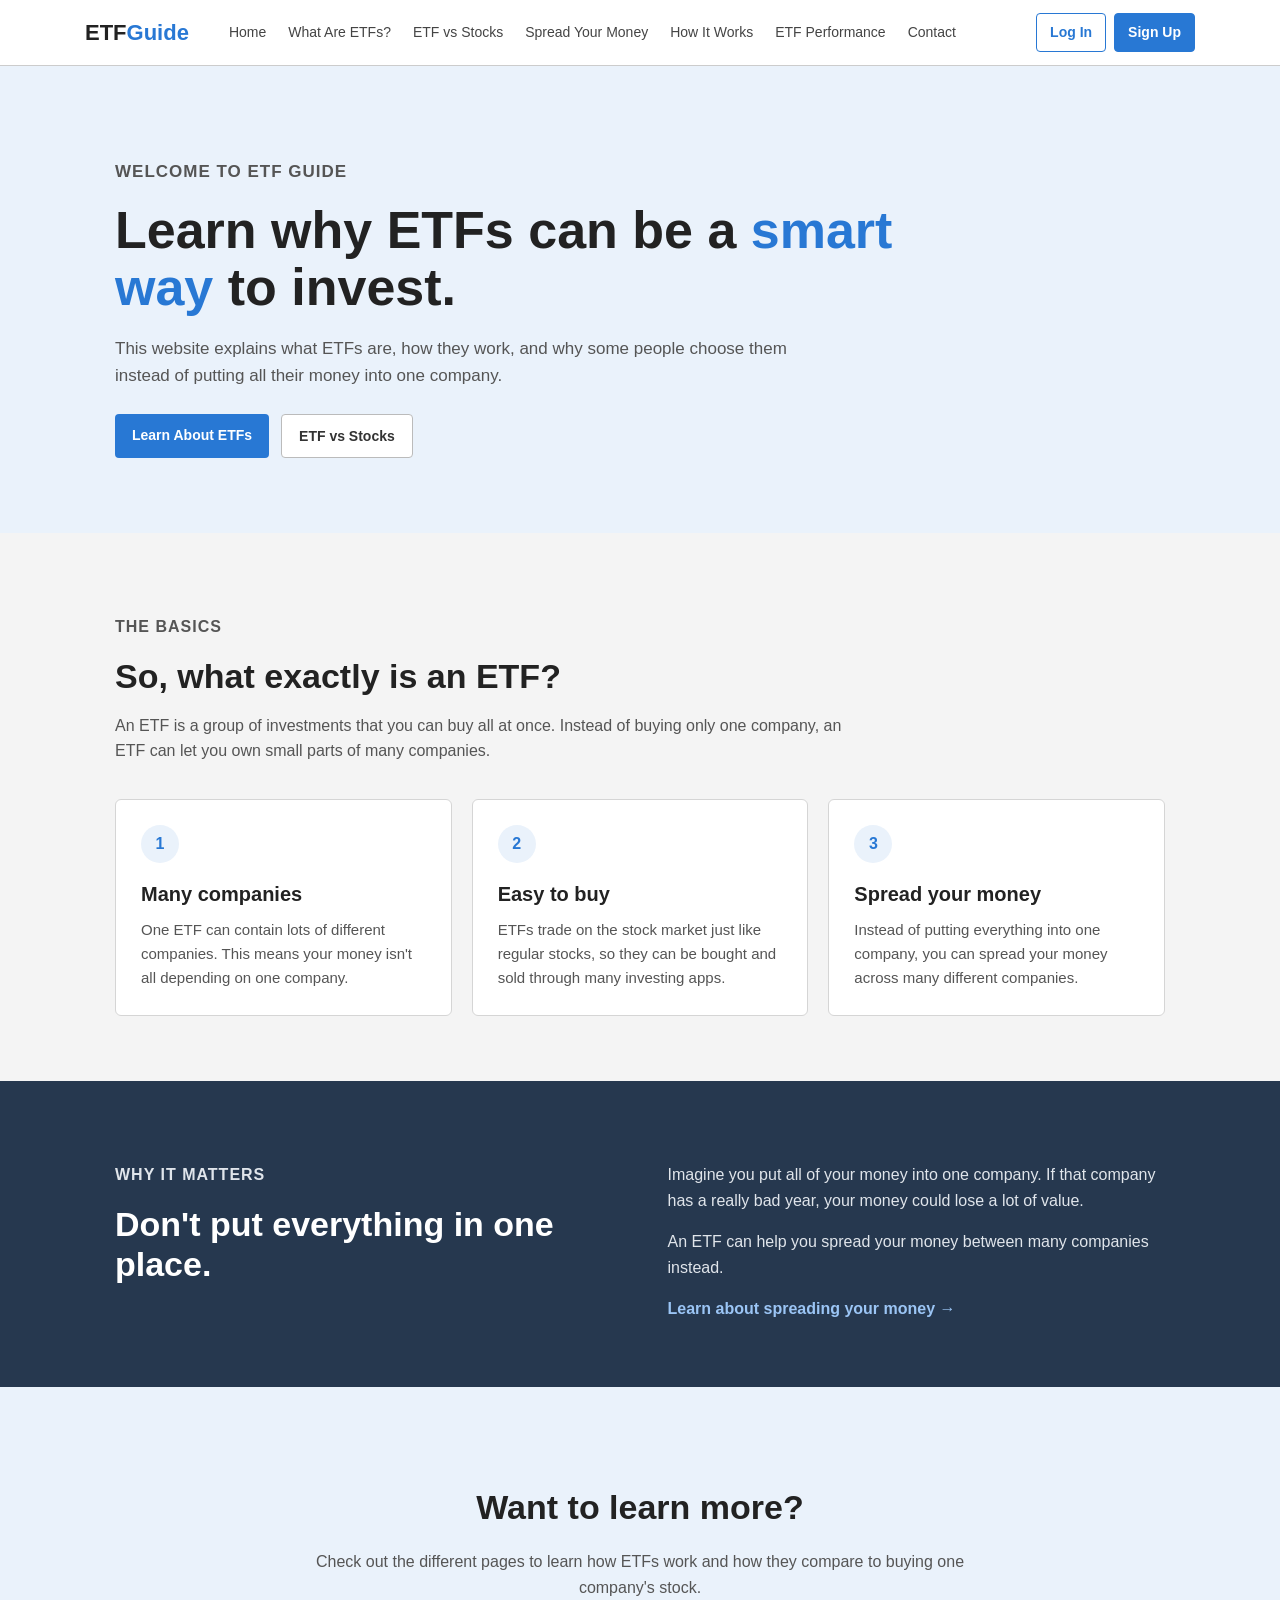
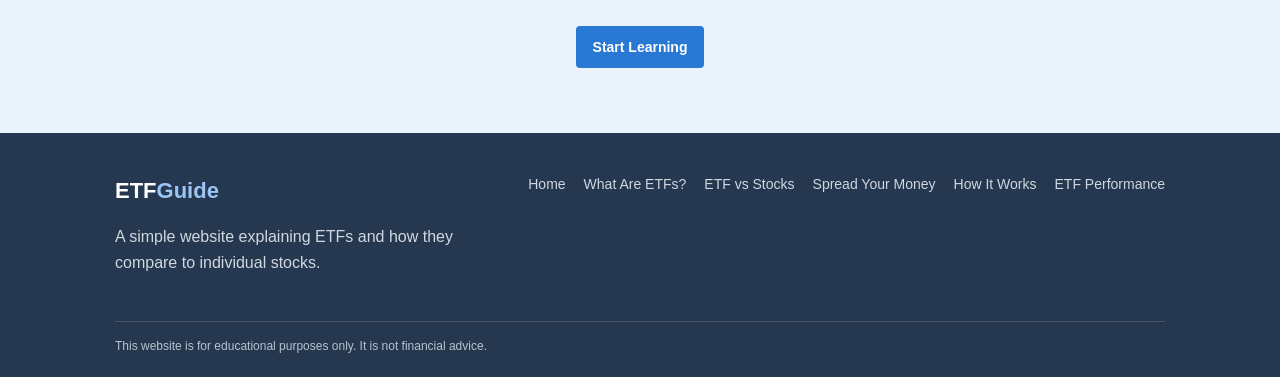
<file: index.html>
<!DOCTYPE html>
<html lang="en">

<head>
    <meta charset="UTF-8">

    <meta name="viewport"
          content="width=device-width, initial-scale=1.0">

    <title>ETF Guide | Learn About ETFs</title>

    <link rel="stylesheet" href="style.css">
</head>


<body>

<nav class="navbar">

    <div class="nav-container">

        <a href="/" class="logo">
            ETF<span>Guide</span>
        </a>

        <div class="nav-links">

            <a href="index.html">Home</a>

            <a href="etfs.html">What Are ETFs?</a>

            <a href="compare.html">ETF vs Stocks</a>

            <a href="diversification.html">Spread Your Money</a>

            <a href="investing.html">How It Works</a>

            <a href="etf-chart.html">ETF Performance</a>

            <a href="contact.html">Contact</a>
        </div>

        <div class="auth-buttons">

            <a href="login.html" class="login-button">
                Log In
            </a>

            <a href="register.html" class="signup-button">
                Sign Up
            </a>

        </div>

    </div>

</nav>


<section class="hero">

    <div class="hero-content">

        <p class="eyebrow">
            WELCOME TO ETF GUIDE
        </p>

        <h1>
            Learn why ETFs can be a
            <span>smart way</span>
            to invest.
        </h1>

        <p>
            This website explains what ETFs are, how they work,
            and why some people choose them instead of putting
            all their money into one company.
        </p>

        <div class="hero-buttons">

            <a href="/etfs" class="primary-button">
                Learn About ETFs
            </a>

            <a href="/compare" class="secondary-button">
                ETF vs Stocks
            </a>

        </div>

    </div>

</section>


<section class="section">

    <div class="section-heading">

        <p class="eyebrow">
            THE BASICS
        </p>

        <h2>
            So, what exactly is an ETF?
        </h2>

        <p>
            An ETF is a group of investments that you can buy
            all at once. Instead of buying only one company,
            an ETF can let you own small parts of many companies.
        </p>

    </div>


    <div class="cards">

        <div class="card">

            <div class="card-icon">
                1
            </div>

            <h3>
                Many companies
            </h3>

            <p>
                One ETF can contain lots of different companies.
                This means your money isn't all depending on
                one company.
            </p>

        </div>


        <div class="card">

            <div class="card-icon">
                2
            </div>

            <h3>
                Easy to buy
            </h3>

            <p>
                ETFs trade on the stock market just like
                regular stocks, so they can be bought and sold
                through many investing apps.
            </p>

        </div>


        <div class="card">

            <div class="card-icon">
                3
            </div>

            <h3>
                Spread your money
            </h3>

            <p>
                Instead of putting everything into one company,
                you can spread your money across many different
                companies.
            </p>

        </div>

    </div>

</section>


<section class="dark-section">

    <div class="two-column">

        <div>

            <p class="eyebrow">
                WHY IT MATTERS
            </p>

            <h2>
                Don't put everything in one place.
            </h2>

        </div>

        <div>

            <p>
                Imagine you put all of your money into one company.
                If that company has a really bad year, your money
                could lose a lot of value.
            </p>

            <p>
                An ETF can help you spread your money between
                many companies instead.
            </p>

            <a href="/diversification" class="text-link">
                Learn about spreading your money →
            </a>

        </div>

    </div>

</section>


<section class="cta">

    <h2>
        Want to learn more?
    </h2>

    <p>
        Check out the different pages to learn how ETFs work
        and how they compare to buying one company's stock.
    </p>

    <a href="/etfs" class="primary-button">
        Start Learning
    </a>

</section>


<footer>

    <div class="footer-container">

        <div>

            <div class="logo">
                ETF<span>Guide</span>
            </div>

            <p>
                A simple website explaining ETFs and how they
                compare to individual stocks.
            </p>

        </div>


        <div class="footer-links">

            <a href="/">Home</a>

            <a href="/etfs">What Are ETFs?</a>

            <a href="/compare">ETF vs Stocks</a>

            <a href="/diversification">Spread Your Money</a>

            <a href="/investing">How It Works</a>

            <a href="/etf-chart">ETF Performance</a>

        </div>

    </div>


    <div class="copyright">

        This website is for educational purposes only.
        It is not financial advice.

    </div>

</footer>

</body>

</html>
</file>
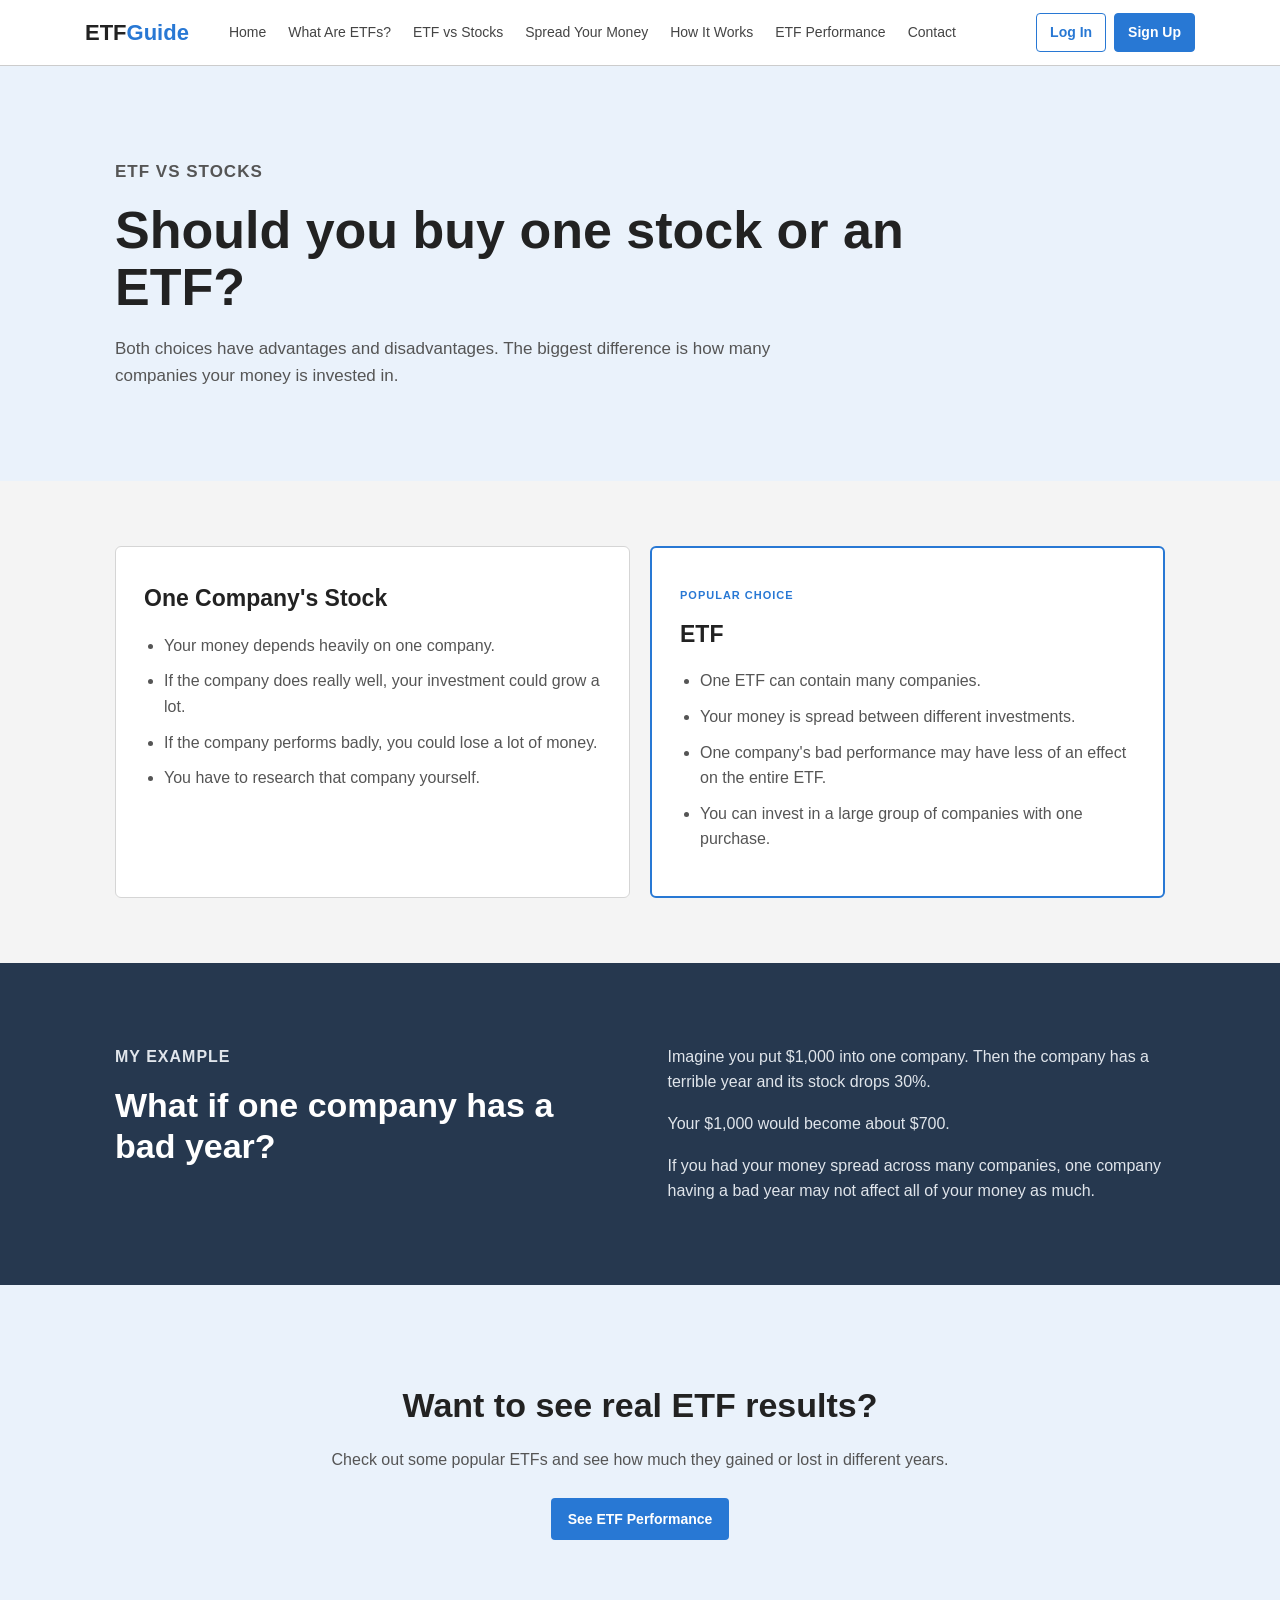
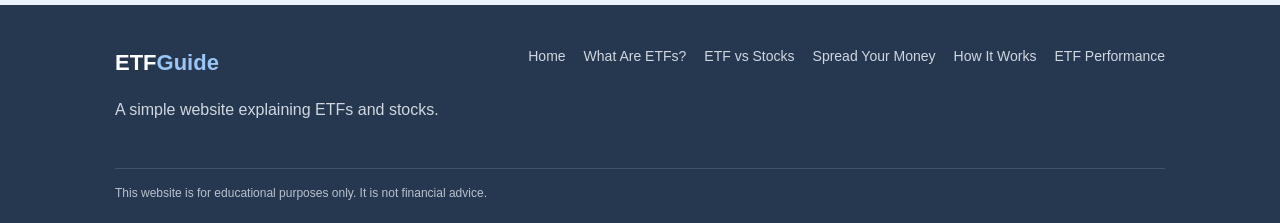
<file: compare.html>
<!DOCTYPE html>
<html lang="en">

<head>

    <meta charset="UTF-8">

    <meta name="viewport"
          content="width=device-width, initial-scale=1.0">

    <title>ETFs vs Stocks | ETF Guide</title>

    <link rel="stylesheet" href="style.css">

</head>


<body>


<nav class="navbar">

    <div class="nav-container">

        <a href="/" class="logo">
            ETF<span>Guide</span>
        </a>


        <div class="nav-links">

            <a href="index.html">Home</a>

            <a href="etfs.html">What Are ETFs?</a>

            <a href="compare.html">ETF vs Stocks</a>

            <a href="diversification.html">Spread Your Money</a>

            <a href="investing.html">How It Works</a>

            <a href="etf-chart.html">ETF Performance</a>

            <a href="contact.html">Contact</a>
        </div>


        <div class="auth-buttons">

            <a href="login.html" class="login-button">
                Log In
            </a>

            <a href="register.html" class="signup-button">
                Sign Up
            </a>

        </div>

    </div>

</nav>


<section class="hero">

    <div class="hero-content">

        <p class="eyebrow">
            ETF VS STOCKS
        </p>

        <h1>
            Should you buy one stock
            or an ETF?
        </h1>

        <p>
            Both choices have advantages and disadvantages.
            The biggest difference is how many companies
            your money is invested in.
        </p>

    </div>

</section>


<section class="section">

    <div class="comparison">


        <div class="comparison-box">

            <h3>
                One Company's Stock
            </h3>

            <ul>

                <li>
                    Your money depends heavily on one company.
                </li>

                <li>
                    If the company does really well, your
                    investment could grow a lot.
                </li>

                <li>
                    If the company performs badly, you could
                    lose a lot of money.
                </li>

                <li>
                    You have to research that company yourself.
                </li>

            </ul>

        </div>


        <div class="comparison-box featured">

            <p class="recommended">
                POPULAR CHOICE
            </p>

            <h3>
                ETF
            </h3>

            <ul>

                <li>
                    One ETF can contain many companies.
                </li>

                <li>
                    Your money is spread between different
                    investments.
                </li>

                <li>
                    One company's bad performance may have
                    less of an effect on the entire ETF.
                </li>

                <li>
                    You can invest in a large group of companies
                    with one purchase.
                </li>

            </ul>

        </div>

    </div>

</section>


<section class="dark-section">

    <div class="two-column">

        <div>

            <p class="eyebrow">
                MY EXAMPLE
            </p>

            <h2>
                What if one company has a bad year?
            </h2>

        </div>


        <div>

            <p>
                Imagine you put $1,000 into one company.
                Then the company has a terrible year and
                its stock drops 30%.
            </p>

            <p>
                Your $1,000 would become about $700.
            </p>

            <p>
                If you had your money spread across many
                companies, one company having a bad year
                may not affect all of your money as much.
            </p>

        </div>

    </div>

</section>


<section class="cta">

    <h2>
        Want to see real ETF results?
    </h2>

    <p>
        Check out some popular ETFs and see how much they
        gained or lost in different years.
    </p>

    <a href="/etf-chart" class="primary-button">
        See ETF Performance
    </a>

</section>


<footer>

    <div class="footer-container">

        <div>

            <div class="logo">
                ETF<span>Guide</span>
            </div>

            <p>
                A simple website explaining ETFs and stocks.
            </p>

        </div>


        <div class="footer-links">

            <a href="/">Home</a>

            <a href="/etfs">What Are ETFs?</a>

            <a href="/compare">ETF vs Stocks</a>

            <a href="/diversification">Spread Your Money</a>

            <a href="/investing">How It Works</a>

            <a href="/etf-chart">ETF Performance</a>

        </div>

    </div>


    <div class="copyright">

        This website is for educational purposes only.
        It is not financial advice.

    </div>

</footer>


</body>

</html>
</file>
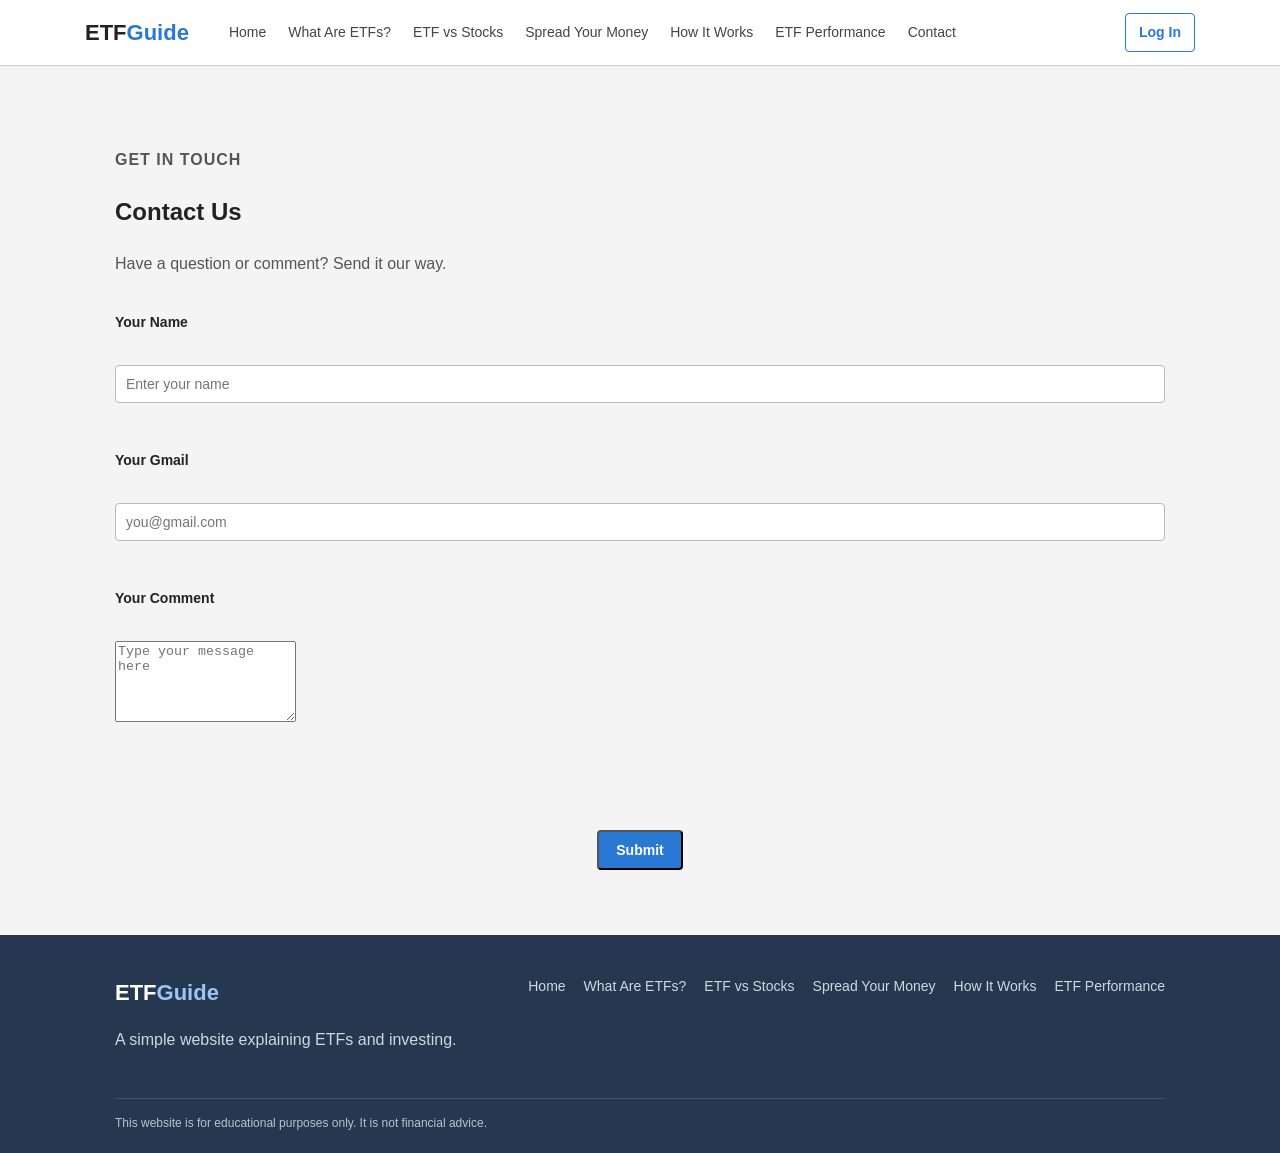
<file: contact.html>
<!DOCTYPE html>
<html lang="en">

<head>
    <meta charset="UTF-8">
    <meta name="viewport" content="width=device-width, initial-scale=1.0">

    <title>Contact | ETF Guide</title>

    <link rel="stylesheet" href="style.css">
</head>

<body>

<nav class="navbar">
    <div class="nav-container">
        <a href="index.html" class="logo">
            ETF<span>Guide</span>
        </a>

        <div class="nav-links">
            <a href="index.html">Home</a>
            <a href="etfs.html">What Are ETFs?</a>
            <a href="compare.html">ETF vs Stocks</a>
            <a href="diversification.html">Spread Your Money</a>
            <a href="investing.html">How It Works</a>
            <a href="etf-chart.html">ETF Performance</a>
            <a href="contact.html">Contact</a>
        </div>

        <div class="auth-buttons">
            <a href="login.html" class="login-button">
                Log In
            </a>
        </div>
    </div>
</nav>

<section class="section">

    <div class="section-heading">
        <p class="eyebrow">GET IN TOUCH</p>
        <h1>Contact Us</h1>
        <p>Have a question or comment? Send it our way.</p>
    </div>

    <form id="contactForm">

        <div class="form-group">
            <label for="name">Your Name</label>
            <br>
            <input
                type="text"
                id="name"
                name="name"
                placeholder="Enter your name"
                required
            >
        </div>

        <br>

        <div class="form-group">
            <label for="email">Your Gmail</label>
            <br>
            <input
                type="email"
                id="email"
                name="email"
                placeholder="you@gmail.com"
                required
            >
        </div>

        <br>

        <div class="form-group">
            <label for="comment">Your Comment</label>
            <br>
            <textarea
                id="comment"
                name="comment"
                rows="5"
                placeholder="Type your message here"
                required
            ></textarea>
        </div>

        <br>

        <div id="formStatus" class="error"></div>

        <br>

        <div class="center-button">
            <button
                type="submit"
                class="primary-button"
                id="submitBtn"
            >
                Submit
            </button>
        </div>

    </form>

</section>

<footer>
    <div class="footer-container">
        <div>
            <div class="logo">ETF<span>Guide</span></div>
            <p>A simple website explaining ETFs and investing.</p>
        </div>

        <div class="footer-links">
            <a href="index.html">Home</a>
            <a href="etfs.html">What Are ETFs?</a>
            <a href="compare.html">ETF vs Stocks</a>
            <a href="diversification.html">Spread Your Money</a>
            <a href="investing.html">How It Works</a>
            <a href="etf-chart.html">ETF Performance</a>
        </div>
    </div>

    <div class="copyright">
        This website is for educational purposes only. It is not financial advice.
    </div>
</footer>

<script>
// ==================================================
// REPLACE THIS with your own Apps Script Web App URL
// ==================================================
const SCRIPT_URL = "https://script.google.com/macros/s/AKfycbwwWUkQnoAgi7UOT29faBzO6hPVcWCE_klciKj7sxcOIB96nvLl7aJMMNbm_-aUlY_fsA/exec"

const form = document.getElementById("contactForm");
const status = document.getElementById("formStatus");
const submitBtn = document.getElementById("submitBtn");

form.addEventListener("submit", function (event) {
    event.preventDefault();

    const name = document.getElementById("name").value;
    const email = document.getElementById("email").value;
    const comment = document.getElementById("comment").value;

    status.textContent = "";
    submitBtn.disabled = true;
    submitBtn.textContent = "Sending...";

    fetch(SCRIPT_URL, {
        method: "POST",
        mode: "no-cors",
        headers: {
            "Content-Type": "application/json"
        },
        body: JSON.stringify({ name: name, email: email, comment: comment })
    })
    .then(function () {
        status.style.color = "green";
        status.textContent = "Thanks! Your message has been sent.";
        form.reset();
    })
    .catch(function (error) {
        status.style.color = "red";
        status.textContent = "Something went wrong. Please try again.";
        console.error(error);
    })
    .finally(function () {
        submitBtn.disabled = false;
        submitBtn.textContent = "Submit";
    });
});
</script>

</body>
</html>
</file>
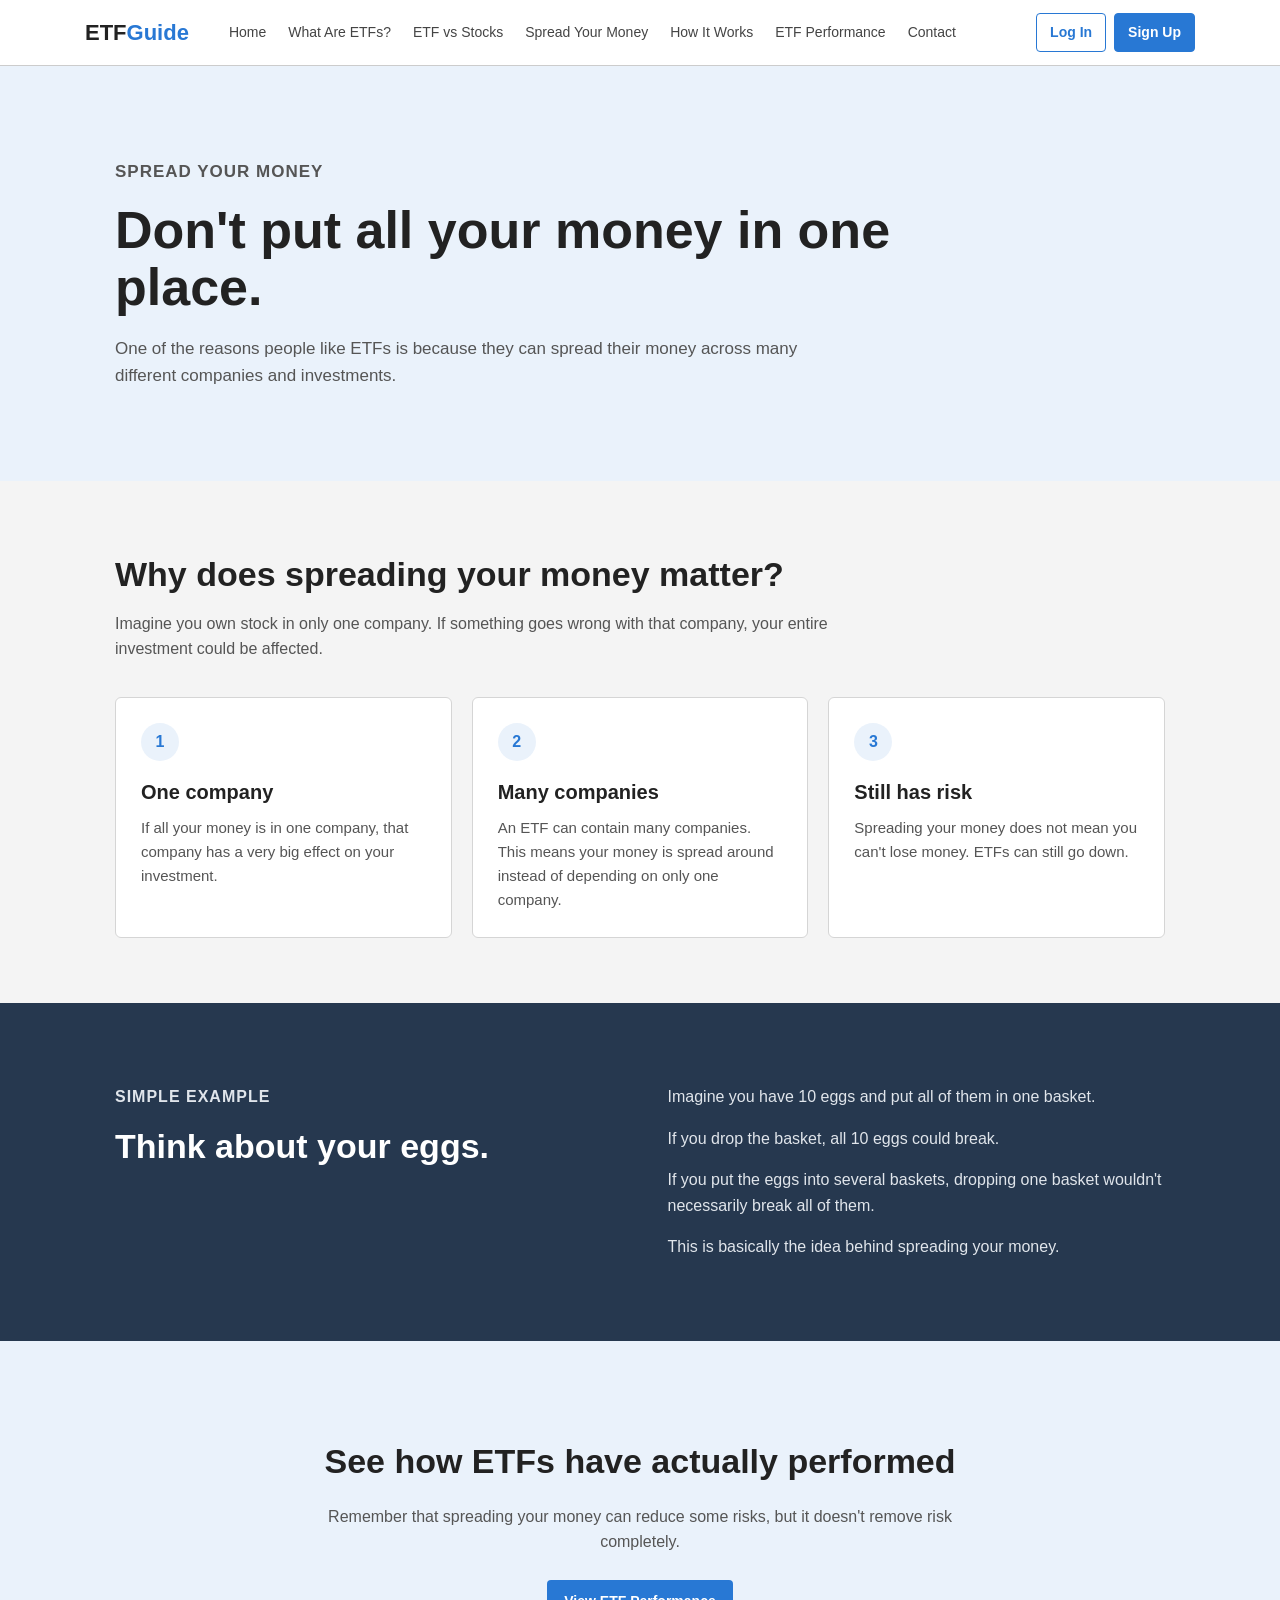
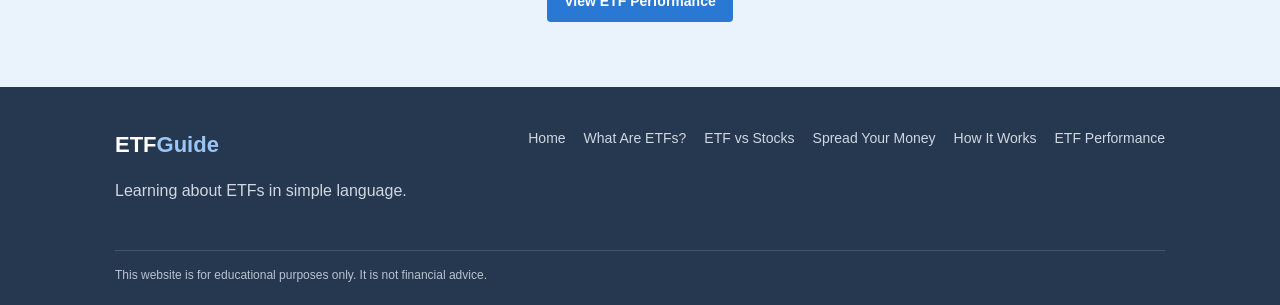
<file: diversification.html>
<!DOCTYPE html>
<html lang="en">

<head>

    <meta charset="UTF-8">

    <meta name="viewport"
          content="width=device-width, initial-scale=1.0">

    <title>Spread Your Money | ETF Guide</title>

    <link rel="stylesheet" href="style.css">

</head>


<body>


<nav class="navbar">

    <div class="nav-container">

        <a href="/" class="logo">
            ETF<span>Guide</span>
        </a>


        <div class="nav-links">

            <a href="index.html">Home</a>

            <a href="etfs.html">What Are ETFs?</a>

            <a href="compare.html">ETF vs Stocks</a>

            <a href="diversification.html">Spread Your Money</a>

            <a href="investing.html">How It Works</a>

            <a href="etf-chart.html">ETF Performance</a>

            <a href="contact.html">Contact</a>

        </div>


        <div class="auth-buttons">

            <a href="login.html" class="login-button">
                Log In
            </a>

            <a href="register.html" class="signup-button">
                Sign Up
            </a>

        </div>

    </div>

</nav>


<section class="hero">

    <div class="hero-content">

        <p class="eyebrow">
            SPREAD YOUR MONEY
        </p>

        <h1>
            Don't put all your money
            in one place.
        </h1>

        <p>
            One of the reasons people like ETFs is because
            they can spread their money across many different
            companies and investments.
        </p>

    </div>

</section>


<section class="section">

    <div class="section-heading">

        <h2>
            Why does spreading your money matter?
        </h2>

        <p>
            Imagine you own stock in only one company.
            If something goes wrong with that company,
            your entire investment could be affected.
        </p>

    </div>


    <div class="cards">


        <div class="card">

            <div class="card-icon">
                1
            </div>

            <h3>
                One company
            </h3>

            <p>
                If all your money is in one company,
                that company has a very big effect on
                your investment.
            </p>

        </div>


        <div class="card">

            <div class="card-icon">
                2
            </div>

            <h3>
                Many companies
            </h3>

            <p>
                An ETF can contain many companies.
                This means your money is spread around
                instead of depending on only one company.
            </p>

        </div>


        <div class="card">

            <div class="card-icon">
                3
            </div>

            <h3>
                Still has risk
            </h3>

            <p>
                Spreading your money does not mean you
                can't lose money. ETFs can still go down.
            </p>

        </div>


    </div>

</section>


<section class="dark-section">

    <div class="two-column">

        <div>

            <p class="eyebrow">
                SIMPLE EXAMPLE
            </p>

            <h2>
                Think about your eggs.
            </h2>

        </div>


        <div>

            <p>
                Imagine you have 10 eggs and put all of them
                in one basket.
            </p>

            <p>
                If you drop the basket, all 10 eggs could break.
            </p>

            <p>
                If you put the eggs into several baskets,
                dropping one basket wouldn't necessarily
                break all of them.
            </p>

            <p>
                This is basically the idea behind spreading
                your money.
            </p>

        </div>

    </div>

</section>


<section class="cta">

    <h2>
        See how ETFs have actually performed
    </h2>

    <p>
        Remember that spreading your money can reduce
        some risks, but it doesn't remove risk completely.
    </p>

    <a href="/etf-chart" class="primary-button">
        View ETF Performance
    </a>

</section>


<footer>

    <div class="footer-container">

        <div>

            <div class="logo">
                ETF<span>Guide</span>
            </div>

            <p>
                Learning about ETFs in simple language.
            </p>

        </div>


        <div class="footer-links">

            <a href="/">Home</a>

            <a href="/etfs">What Are ETFs?</a>

            <a href="/compare">ETF vs Stocks</a>

            <a href="/diversification">Spread Your Money</a>

            <a href="/investing">How It Works</a>

            <a href="/etf-chart">ETF Performance</a>

        </div>

    </div>


    <div class="copyright">

        This website is for educational purposes only.
        It is not financial advice.

    </div>

</footer>


</body>

</html>
</file>
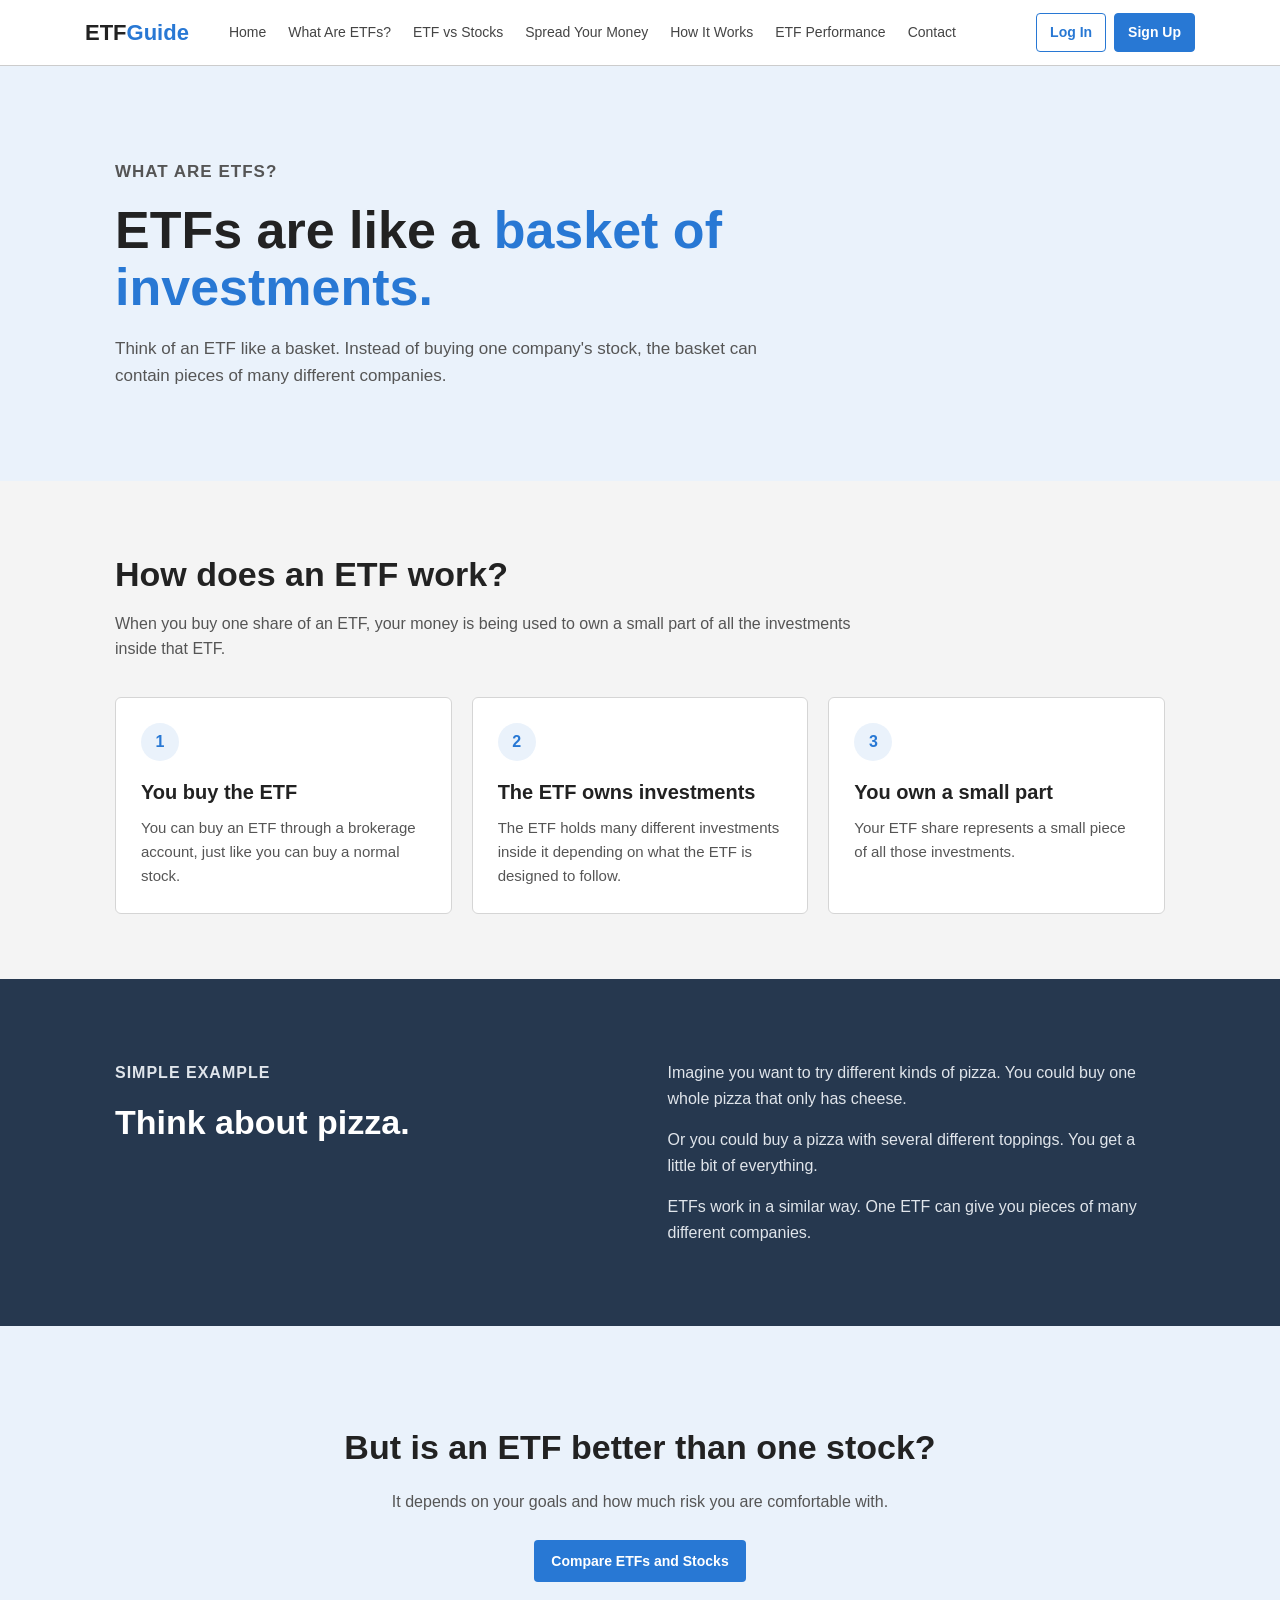
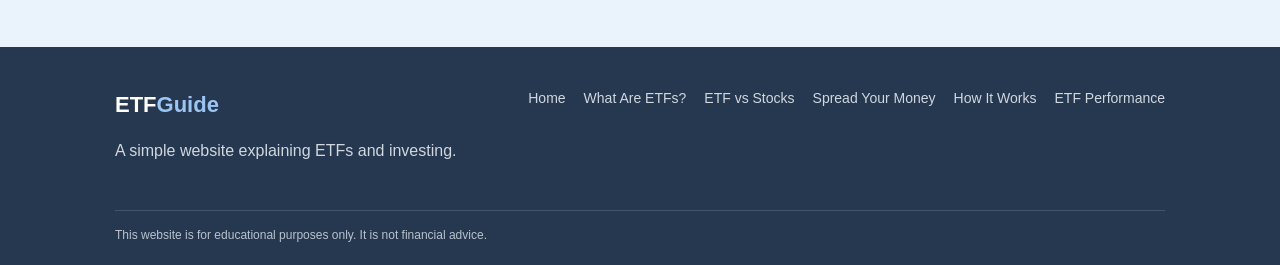
<file: etfs.html>
<!DOCTYPE html>
<html lang="en">

<head>

    <meta charset="UTF-8">

    <meta name="viewport"
          content="width=device-width, initial-scale=1.0">

    <title>What Are ETFs? | ETF Guide</title>

    <link rel="stylesheet" href="style.css">

</head>


<body>


<nav class="navbar">

    <div class="nav-container">

        <a href="/" class="logo">
            ETF<span>Guide</span>
        </a>


        <div class="nav-links">

            <a href="index.html">Home</a>

            <a href="etfs.html">What Are ETFs?</a>

            <a href="compare.html">ETF vs Stocks</a>

            <a href="diversification.html">Spread Your Money</a>

            <a href="investing.html">How It Works</a>

            <a href="etf-chart.html">ETF Performance</a>

            <a href="contact.html">Contact</a>

        </div>


        <div class="auth-buttons">

            <a href="login.html" class="login-button">
                Log In
            </a>

            <a href="register.html" class="signup-button">
                Sign Up
            </a>

        </div>

    </div>

</nav>


<section class="hero">

    <div class="hero-content">

        <p class="eyebrow">
            WHAT ARE ETFS?
        </p>

        <h1>
            ETFs are like a
            <span>basket of investments.</span>
        </h1>

        <p>
            Think of an ETF like a basket. Instead of buying
            one company's stock, the basket can contain pieces
            of many different companies.
        </p>

    </div>

</section>


<section class="section">

    <div class="section-heading">

        <h2>
            How does an ETF work?
        </h2>

        <p>
            When you buy one share of an ETF, your money is
            being used to own a small part of all the investments
            inside that ETF.
        </p>

    </div>


    <div class="cards">

        <div class="card">

            <div class="card-icon">
                1
            </div>

            <h3>
                You buy the ETF
            </h3>

            <p>
                You can buy an ETF through a brokerage account,
                just like you can buy a normal stock.
            </p>

        </div>


        <div class="card">

            <div class="card-icon">
                2
            </div>

            <h3>
                The ETF owns investments
            </h3>

            <p>
                The ETF holds many different investments inside
                it depending on what the ETF is designed to follow.
            </p>

        </div>


        <div class="card">

            <div class="card-icon">
                3
            </div>

            <h3>
                You own a small part
            </h3>

            <p>
                Your ETF share represents a small piece of all
                those investments.
            </p>

        </div>

    </div>

</section>


<section class="dark-section">

    <div class="two-column">

        <div>

            <p class="eyebrow">
                SIMPLE EXAMPLE
            </p>

            <h2>
                Think about pizza.
            </h2>

        </div>


        <div>

            <p>
                Imagine you want to try different kinds of pizza.
                You could buy one whole pizza that only has cheese.
            </p>

            <p>
                Or you could buy a pizza with several different
                toppings. You get a little bit of everything.
            </p>

            <p>
                ETFs work in a similar way. One ETF can give you
                pieces of many different companies.
            </p>

        </div>

    </div>

</section>


<section class="cta">

    <h2>
        But is an ETF better than one stock?
    </h2>

    <p>
        It depends on your goals and how much risk you are
        comfortable with.
    </p>

    <a href="/compare" class="primary-button">
        Compare ETFs and Stocks
    </a>

</section>


<footer>

    <div class="footer-container">

        <div>

            <div class="logo">
                ETF<span>Guide</span>
            </div>

            <p>
                A simple website explaining ETFs and investing.
            </p>

        </div>


        <div class="footer-links">

            <a href="/">Home</a>

            <a href="/etfs">What Are ETFs?</a>

            <a href="/compare">ETF vs Stocks</a>

            <a href="/diversification">Spread Your Money</a>

            <a href="/investing">How It Works</a>

            <a href="/etf-chart">ETF Performance</a>

        </div>

    </div>


    <div class="copyright">

        This website is for educational purposes only.
        It is not financial advice.

    </div>

</footer>


</body>

</html>
</file>
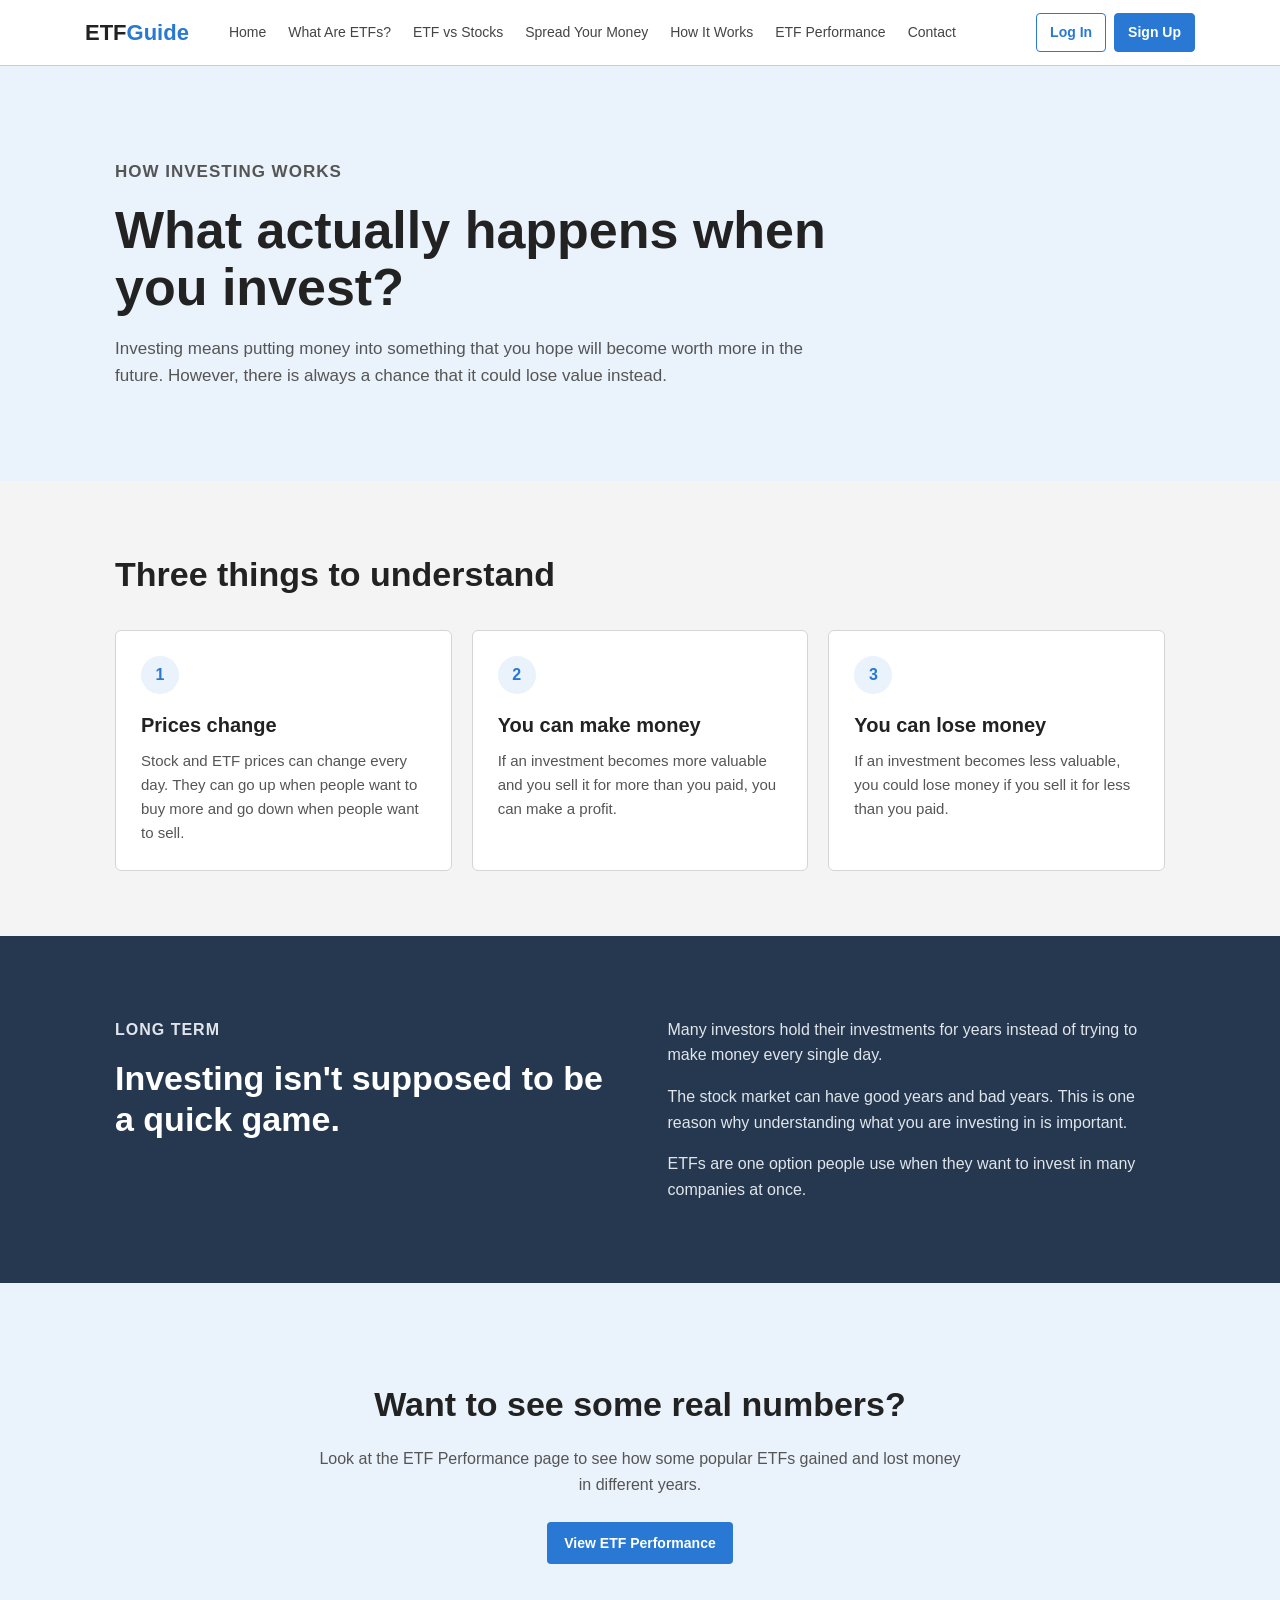
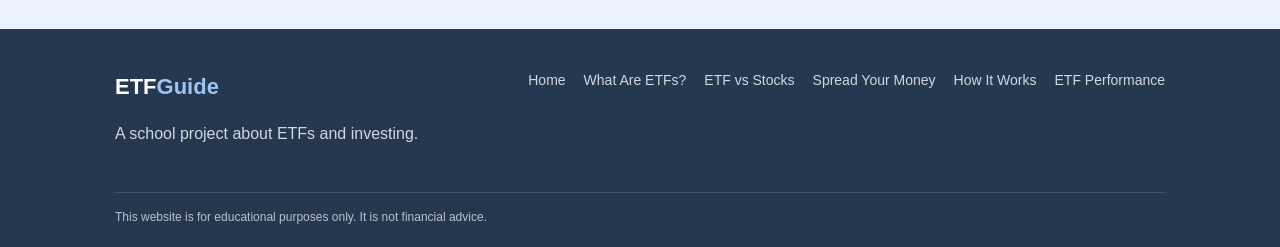
<file: investing.html>
<!DOCTYPE html>
<html lang="en">

<head>

    <meta charset="UTF-8">

    <meta name="viewport"
          content="width=device-width, initial-scale=1.0">

    <title>How Investing Works | ETF Guide</title>

    <link rel="stylesheet" href="style.css">

</head>


<body>


<nav class="navbar">

    <div class="nav-container">

        <a href="/" class="logo">
            ETF<span>Guide</span>
        </a>


        <div class="nav-links">

            <a href="index.html">Home</a>

            <a href="etfs.html">What Are ETFs?</a>

            <a href="compare.html">ETF vs Stocks</a>

            <a href="diversification.html">Spread Your Money</a>

            <a href="investing.html">How It Works</a>

            <a href="etf-chart.html">ETF Performance</a>

            <a href="contact.html">Contact</a>

        </div>


        <div class="auth-buttons">

            <a href="login.html" class="login-button">
                Log In
            </a>

            <a href="register.html" class="signup-button">
                Sign Up
            </a>

        </div>

    </div>

</nav>


<section class="hero">

    <div class="hero-content">

        <p class="eyebrow">
            HOW INVESTING WORKS
        </p>

        <h1>
            What actually happens
            when you invest?
        </h1>

        <p>
            Investing means putting money into something that
            you hope will become worth more in the future.
            However, there is always a chance that it could
            lose value instead.
        </p>

    </div>

</section>


<section class="section">

    <div class="section-heading">

        <h2>
            Three things to understand
        </h2>

    </div>


    <div class="cards">


        <div class="card">

            <div class="card-icon">
                1
            </div>

            <h3>
                Prices change
            </h3>

            <p>
                Stock and ETF prices can change every day.
                They can go up when people want to buy more
                and go down when people want to sell.
            </p>

        </div>


        <div class="card">

            <div class="card-icon">
                2
            </div>

            <h3>
                You can make money
            </h3>

            <p>
                If an investment becomes more valuable and
                you sell it for more than you paid, you can
                make a profit.
            </p>

        </div>


        <div class="card">

            <div class="card-icon">
                3
            </div>

            <h3>
                You can lose money
            </h3>

            <p>
                If an investment becomes less valuable,
                you could lose money if you sell it for
                less than you paid.
            </p>

        </div>


    </div>

</section>


<section class="dark-section">

    <div class="two-column">

        <div>

            <p class="eyebrow">
                LONG TERM
            </p>

            <h2>
                Investing isn't supposed to be a quick game.
            </h2>

        </div>


        <div>

            <p>
                Many investors hold their investments for
                years instead of trying to make money every
                single day.
            </p>

            <p>
                The stock market can have good years and bad
                years. This is one reason why understanding
                what you are investing in is important.
            </p>

            <p>
                ETFs are one option people use when they want
                to invest in many companies at once.
            </p>

        </div>

    </div>

</section>


<section class="cta">

    <h2>
        Want to see some real numbers?
    </h2>

    <p>
        Look at the ETF Performance page to see how some
        popular ETFs gained and lost money in different years.
    </p>

    <a href="/etf-chart" class="primary-button">
        View ETF Performance
    </a>

</section>


<footer>

    <div class="footer-container">

        <div>

            <div class="logo">
                ETF<span>Guide</span>
            </div>

            <p>
                A school project about ETFs and investing.
            </p>

        </div>


        <div class="footer-links">

            <a href="/">Home</a>

            <a href="/etfs">What Are ETFs?</a>

            <a href="/compare">ETF vs Stocks</a>

            <a href="/diversification">Spread Your Money</a>

            <a href="/investing">How It Works</a>

            <a href="/etf-chart">ETF Performance</a>

        </div>

    </div>


    <div class="copyright">

        This website is for educational purposes only.
        It is not financial advice.

    </div>

</footer>


</body>

</html>
</file>
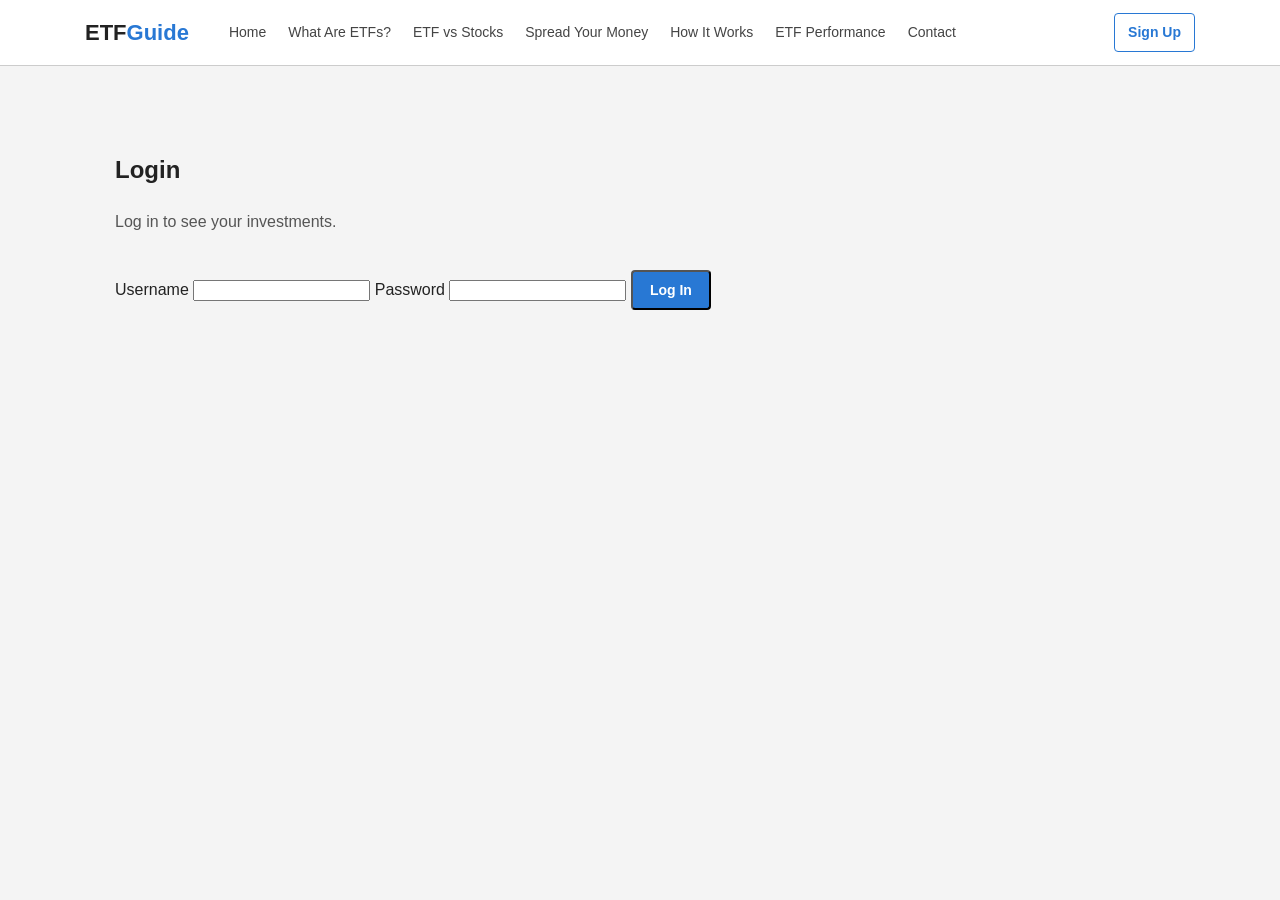
<file: login.html>
<!DOCTYPE html>
<html lang="en">

<head>
    <meta charset="UTF-8">
    <meta name="viewport" content="width=device-width, initial-scale=1.0">
    <title>Login | ETF Guide</title>
    <link rel="stylesheet" href="style.css">
</head>

<body>

<nav class="navbar">
    <div class="nav-container">
        <a href="index.html" class="logo">
            ETF<span>Guide</span>
        </a>

        <div class="nav-links">
            <a href="index.html">Home</a>
            <a href="etfs.html">What Are ETFs?</a>
            <a href="compare.html">ETF vs Stocks</a>
            <a href="diversification.html">Spread Your Money</a>
            <a href="investing.html">How It Works</a>
            <a href="etf-chart.html">ETF Performance</a>
            <a href="contact.html">Contact</a>
        </div>

        <div class="auth-buttons">
            <a href="register.html" class="login-button">
                Sign Up
            </a>
        </div>
    </div>
</nav>

<section class="section">
    <div class="section-heading">
        <h1>Login</h1>
        <p>Log in to see your investments.</p>
    </div>

    <!-- Submits to index.html to simulate successful login on static host -->
    <form action="index.html" method="GET">
        <label for="username">Username</label>
        <input
            type="text"
            id="username"
            name="username"
            required
        >

        <label for="password">Password</label>
        <input
            type="password"
            id="password"
            name="password"
            required
        >

        <button
            type="submit"
            class="primary-button">
            Log In
        </button>
    </form>
</section>

</body>
</html>
</file>
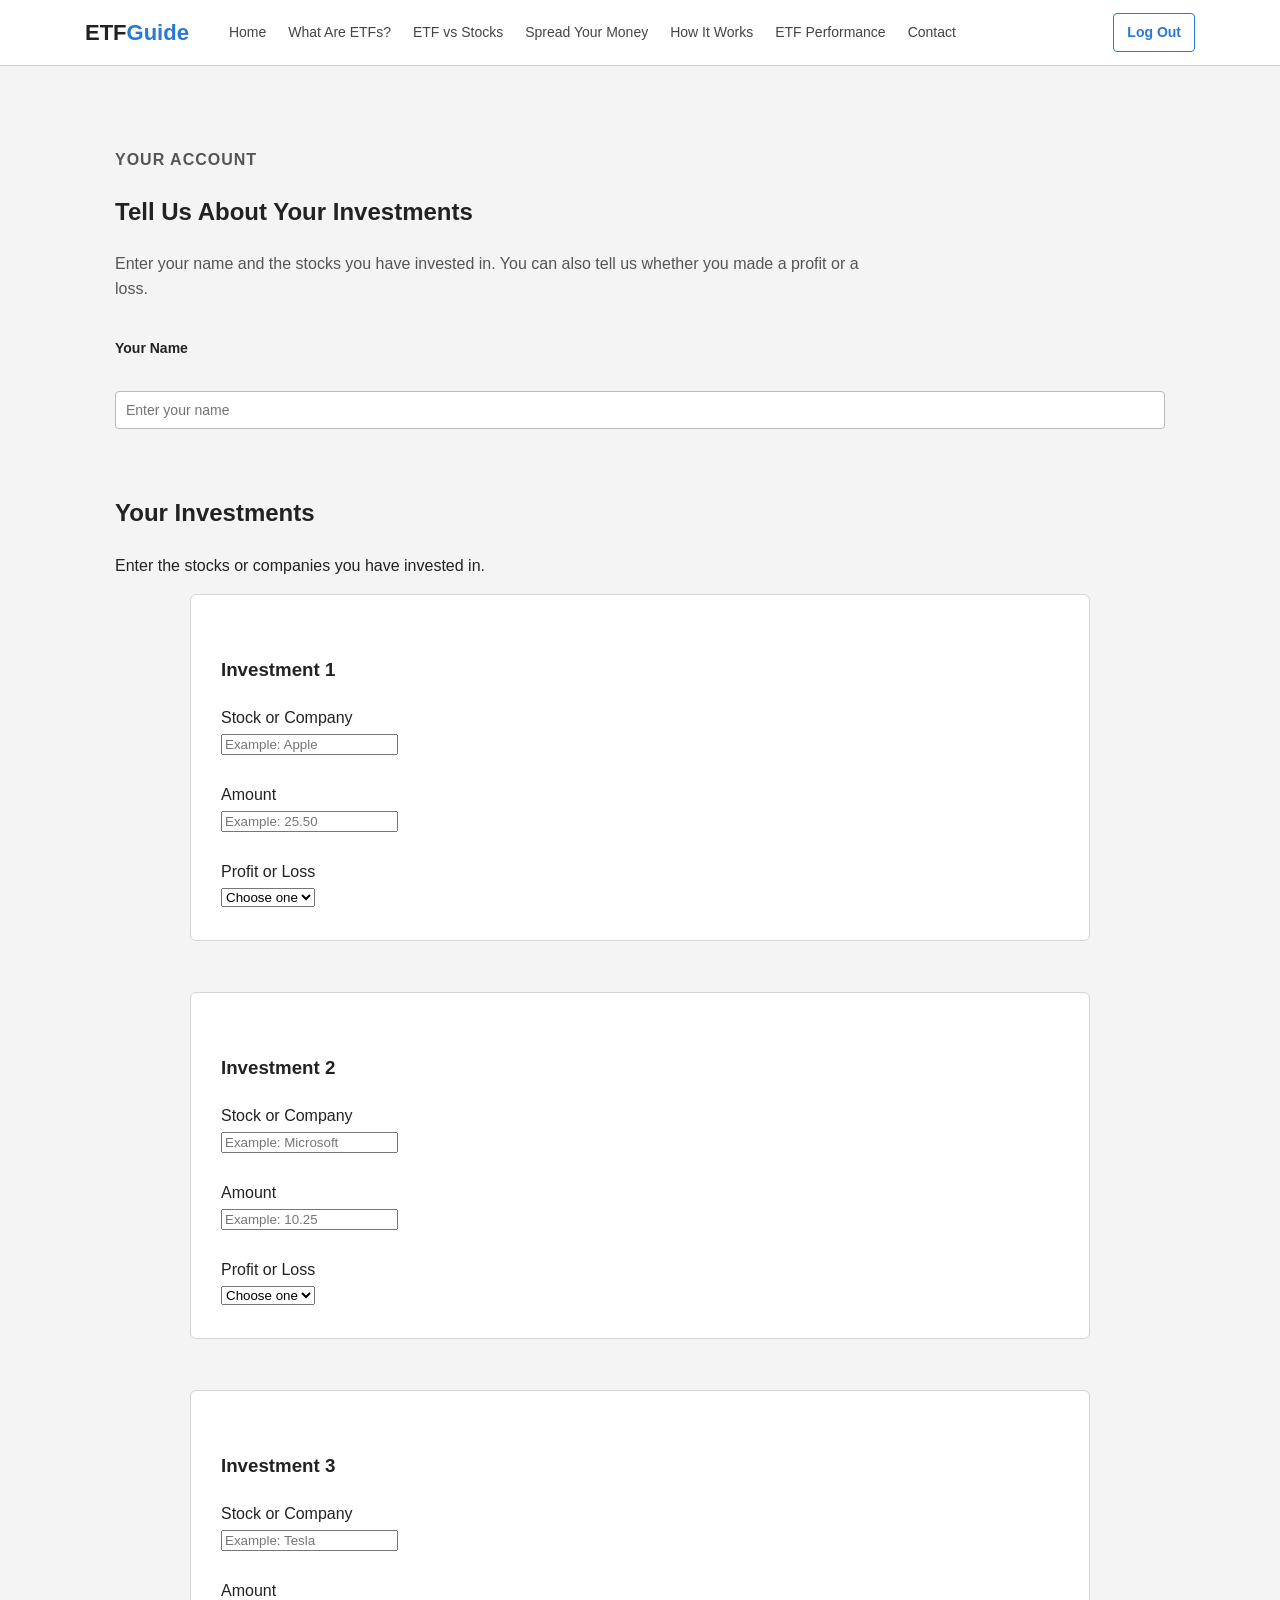
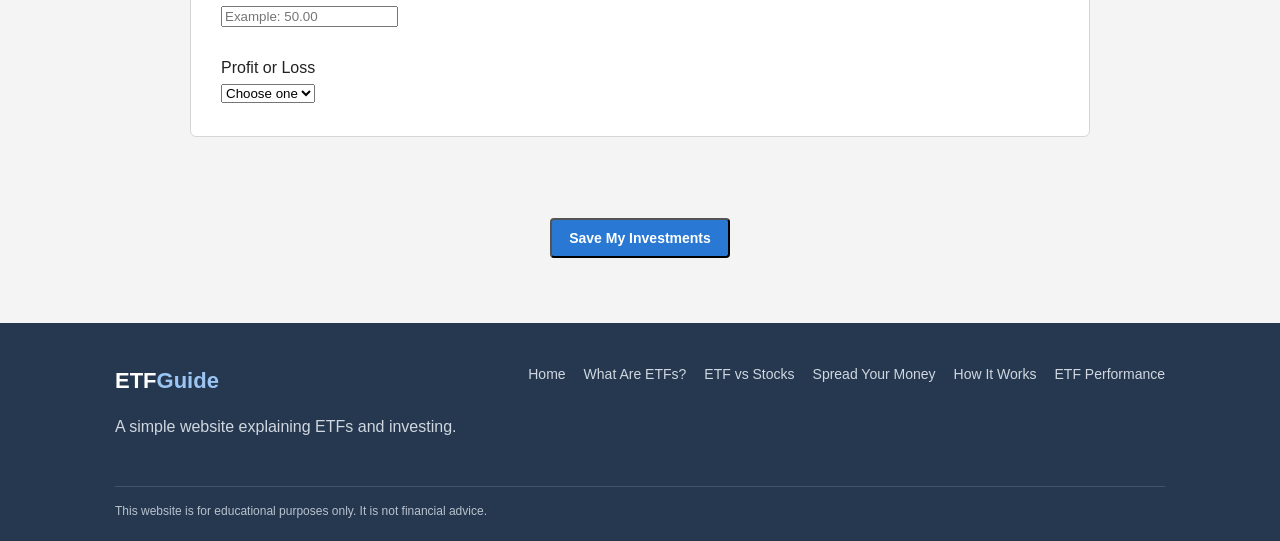
<file: profile.html>
<!DOCTYPE html>
<html lang="en">

<head>
    <meta charset="UTF-8">
    <meta name="viewport" content="width=device-width, initial-scale=1.0">

    <title>Your Investments | ETF Guide</title>

    <link rel="stylesheet" href="style.css">
</head>

<body>
<!-- ============================= -->
<!-- NAVIGATION BAR -->
<!-- ============================= -->

<nav class="navbar">

    <div class="nav-container">

        <a href="index.html" class="logo">
            ETF<span>Guide</span>
        </a>

        <div class="nav-links">

            <a href="index.html">Home</a>

            <a href="etfs.html">What Are ETFs?</a>

            <a href="compare.html">ETF vs Stocks</a>

            <a href="diversification.html">Spread Your Money</a>

            <a href="investing.html">How It Works</a>

            <a href="etf-chart.html">ETF Performance</a>

            <a href="contact.html">Contact</a>

        </div>

        <div class="auth-buttons">

            <a href="logout.html" class="login-button">
                Log Out
            </a>

        </div>

    </div>

</nav>


<!-- ============================= -->
<!-- PROFILE SECTION -->
<!-- ============================= -->

<section class="section">

    <div class="section-heading">

        <p class="eyebrow">
            YOUR ACCOUNT
        </p>

        <h1>
            Tell Us About Your Investments
        </h1>

        <p>
            Enter your name and the stocks you have invested in.
            You can also tell us whether you made a profit or a loss.
        </p>

    </div>


    <!-- ============================= -->
    <!-- FORM -->
    <!-- ============================= -->

    <form action="/profile" method="POST">

        <!-- NAME -->

        <div class="form-group">

            <label for="name">
                Your Name
            </label>

            <br>

            <input
                type="text"
                id="name"
                name="name"
                placeholder="Enter your name"
                required
            >

        </div>


        <br>


        <!-- ============================= -->
        <!-- INVESTMENTS -->
        <!-- ============================= -->

        <h2>
            Your Investments
        </h2>

        <p>
            Enter the stocks or companies you have invested in.
        </p>


        <!-- ============================= -->
        <!-- INVESTMENT 1 -->
        <!-- ============================= -->

        <div class="investment-form">

            <h3>
                Investment 1
            </h3>

            <label for="stock1">
                Stock or Company
            </label>

            <br>

            <input
                type="text"
                id="stock1"
                name="stock"
                placeholder="Example: Apple"
            >

            <br><br>

            <label for="amount1">
                Amount
            </label>

            <br>

            <input
                type="number"
                id="amount1"
                name="amount"
                step="0.01"
                min="0"
                placeholder="Example: 25.50"
            >

            <br><br>

            <label for="type1">
                Profit or Loss
            </label>

            <br>

            <select
                id="type1"
                name="type"
            >

                <option value="">
                    Choose one
                </option>

                <option value="profit">
                    Profit
                </option>

                <option value="loss">
                    Loss
                </option>

            </select>

        </div>


        <br><br>


        <!-- ============================= -->
        <!-- INVESTMENT 2 -->
        <!-- ============================= -->

        <div class="investment-form">

            <h3>
                Investment 2
            </h3>

            <label for="stock2">
                Stock or Company
            </label>

            <br>

            <input
                type="text"
                id="stock2"
                name="stock"
                placeholder="Example: Microsoft"
            >

            <br><br>

            <label for="amount2">
                Amount
            </label>

            <br>

            <input
                type="number"
                id="amount2"
                name="amount"
                step="0.01"
                min="0"
                placeholder="Example: 10.25"
            >

            <br><br>

            <label for="type2">
                Profit or Loss
            </label>

            <br>

            <select
                id="type2"
                name="type"
            >

                <option value="">
                    Choose one
                </option>

                <option value="profit">
                    Profit
                </option>

                <option value="loss">
                    Loss
                </option>

            </select>

        </div>


        <br><br>


        <!-- ============================= -->
        <!-- INVESTMENT 3 -->
        <!-- ============================= -->

        <div class="investment-form">

            <h3>
                Investment 3
            </h3>

            <label for="stock3">
                Stock or Company
            </label>

            <br>

            <input
                type="text"
                id="stock3"
                name="stock"
                placeholder="Example: Tesla"
            >

            <br><br>

            <label for="amount3">
                Amount
            </label>

            <br>

            <input
                type="number"
                id="amount3"
                name="amount"
                step="0.01"
                min="0"
                placeholder="Example: 50.00"
            >

            <br><br>

            <label for="type3">
                Profit or Loss
            </label>

            <br>

            <select
                id="type3"
                name="type"
            >

                <option value="">
                    Choose one
                </option>

                <option value="profit">
                    Profit
                </option>

                <option value="loss">
                    Loss
                </option>

            </select>

        </div>


        <br><br>


        <!-- ============================= -->
        <!-- SAVE BUTTON -->
        <!-- ============================= -->

        <div class="center-button">

            <button
                type="submit"
                class="primary-button"
            >
                Save My Investments
            </button>

        </div>

    </form>

</section>


<!-- ============================= -->
<!-- FOOTER -->
<!-- ============================= -->

<footer>

    <div class="footer-container">

        <div>

            <div class="logo">
                ETF<span>Guide</span>
            </div>

            <p>
                A simple website explaining ETFs
                and investing.
            </p>

        </div>


        <div class="footer-links">

            <a href="index.html">
                Home
            </a>

            <a href="etfs.html">
                What Are ETFs?
            </a>

            <a href="compare.html">
                ETF vs Stocks
            </a>

            <a href="diversification.html">
                Spread Your Money
            </a>

            <a href="investing.html">
                How It Works
            </a>

            <a href="etf-chart.html">
                ETF Performance
            </a>

        </div>

    </div>


    <div class="copyright">

        This website is for educational purposes only.
        It is not financial advice.

    </div>

</footer>

</body>

</html>
</file>
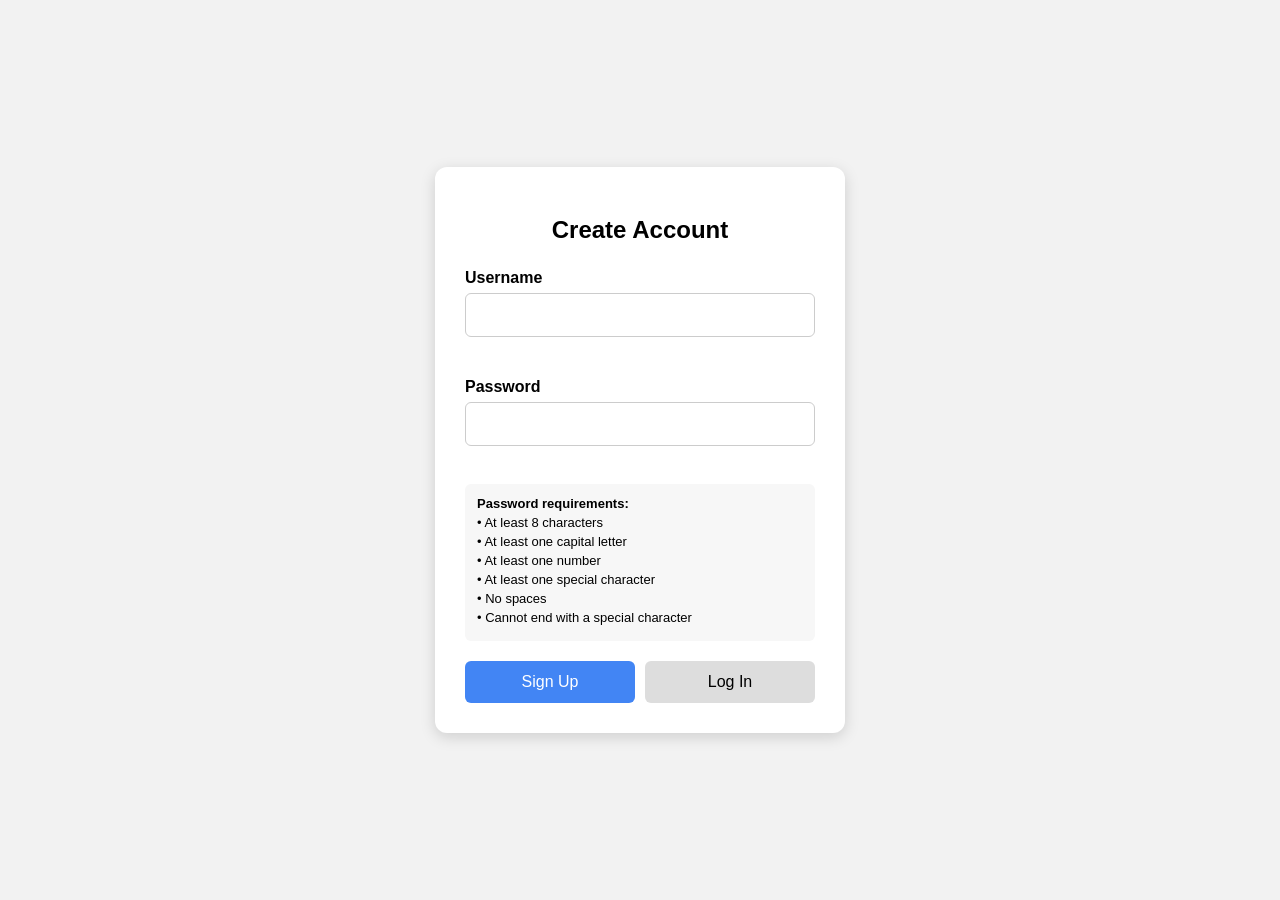
<file: register.html>
<!DOCTYPE html>
<html lang="en">

<head>
    <meta charset="UTF-8">
    <meta name="viewport" content="width=device-width, initial-scale=1.0">
    <title>Create Account</title>

    <style>
        body {
            font-family: Arial, sans-serif;
            background: #f2f2f2;
            display: flex;
            justify-content: center;
            align-items: center;
            min-height: 100vh;
            margin: 0;
        }

        .container {
            background: white;
            width: 350px;
            padding: 30px;
            border-radius: 12px;
            box-shadow: 0 4px 15px rgba(0,0,0,0.15);
        }

        h2 {
            text-align: center;
            margin-bottom: 25px;
        }

        label {
            font-weight: bold;
        }

        input {
            width: 100%;
            box-sizing: border-box;
            padding: 12px;
            margin-top: 6px;
            border: 1px solid #ccc;
            border-radius: 6px;
            font-size: 16px;
        }

        input:focus {
            outline: none;
            border-color: #4285f4;
        }

        .error {
            color: red;
            font-size: 14px;
            margin-top: 5px;
            min-height: 18px;
        }

        .buttons {
            display: flex;
            gap: 10px;
            margin-top: 20px;
        }

        button {
            flex: 1;
            padding: 12px;
            border: none;
            border-radius: 6px;
            font-size: 16px;
            cursor: pointer;
        }

        .signup {
            background: #4285f4;
            color: white;
        }

        .login {
            background: #ddd;
            color: black;
        }

        button:hover {
            opacity: 0.85;
        }

        .requirements {
            background: #f7f7f7;
            padding: 12px;
            margin-top: 15px;
            border-radius: 6px;
            font-size: 13px;
        }

        .requirements p {
            margin: 4px 0;
        }
    </style>
</head>

<body>

<div class="container">
    <h2>Create Account</h2>

    <!-- Submits to index.html to simulate successful signup on static host -->
    <form action="index.html" method="GET" id="registerForm">

        <label>Username</label>
        <input
            type="text"
            name="username"
            id="username"
            autocomplete="username"
            required
        >

        <div class="error" id="usernameError"></div>

        <br>

        <label>Password</label>
        <input
            type="password"
            name="password"
            id="password"
            autocomplete="new-password"
            required
        >

        <div class="error" id="passwordError"></div>

        <div class="requirements">
            <strong>Password requirements:</strong>
            <p>• At least 8 characters</p>
            <p>• At least one capital letter</p>
            <p>• At least one number</p>
            <p>• At least one special character</p>
            <p>• No spaces</p>
            <p>• Cannot end with a special character</p>
        </div>

        <div class="buttons">
            <button
                type="submit"
                class="signup"
            >
                Sign Up
            </button>

            <button
                type="button"
                class="login"
                onclick="window.location.href='login.html'"
            >
                Log In
            </button>
        </div>

    </form>
</div>

<script>
const form = document.getElementById("registerForm");

const username = document.getElementById("username");
const password = document.getElementById("password");

const usernameError = document.getElementById("usernameError");
const passwordError = document.getElementById("passwordError");

// ==================================
// USERNAME CHECK
// ==================================
username.addEventListener("input", () => {

    usernameError.textContent = "";
    const value = username.value;

    if (value.length === 0) {
        return;
    }

    if (value.length < 8) {
        usernameError.textContent = "Username must be at least 8 characters.";
        return;
    }

    if (/\s/.test(value)) {
        usernameError.textContent = "Username cannot contain spaces.";
        return;
    }

    if (!/[a-zA-Z0-9]$/.test(value)) {
        usernameError.textContent = "Username cannot end with a special character.";
        return;
    }

});

// ==================================
// PASSWORD CHECK
// ==================================
password.addEventListener("input", () => {

    passwordError.textContent = "";
    const value = password.value;

    if (value.length === 0) {
        return;
    }

    if (value.length < 8) {
        passwordError.textContent = "Password must be at least 8 characters.";
        return;
    }

    if (/\s/.test(value)) {
        passwordError.textContent = "Password cannot contain spaces.";
        return;
    }

    if (!/[A-Z]/.test(value)) {
        passwordError.textContent = "Password needs at least one capital letter.";
        return;
    }

    if (!/[0-9]/.test(value)) {
        passwordError.textContent = "Password needs at least one number.";
        return;
    }

    if (!/[^a-zA-Z0-9]/.test(value)) {
        passwordError.textContent = "Password needs at least one special character.";
        return;
    }

    if (!/[a-zA-Z0-9]$/.test(value)) {
        passwordError.textContent = "Password cannot end with a special character.";
        return;
    }

});

// ==================================
// FINAL FORM VALIDATION
// ==================================
form.addEventListener("submit", (event) => {

    const usernameValue = username.value;
    const passwordValue = password.value;

    usernameError.textContent = "";
    passwordError.textContent = "";

    let valid = true;

    // Username
    if (usernameValue.length < 8) {
        usernameError.textContent = "Username must be at least 8 characters.";
        valid = false;
    }

    if (/\s/.test(usernameValue)) {
        usernameError.textContent = "Username cannot contain spaces.";
        valid = false;
    }

    if (!/[a-zA-Z0-9]$/.test(usernameValue)) {
        usernameError.textContent = "Username cannot end with a special character.";
        valid = false;
    }

    // Password
    if (passwordValue.length < 8) {
        passwordError.textContent = "Password must be at least 8 characters.";
        valid = false;
    }

    if (/\s/.test(passwordValue)) {
        passwordError.textContent = "Password cannot contain spaces.";
        valid = false;
    }

    if (!/[A-Z]/.test(passwordValue)) {
        passwordError.textContent = "Password needs at least one capital letter.";
        valid = false;
    }

    if (!/[0-9]/.test(passwordValue)) {
        passwordError.textContent = "Password needs at least one number.";
        valid = false;
    }

    if (!/[^a-zA-Z0-9]/.test(passwordValue)) {
        passwordError.textContent = "Password needs at least one special character.";
        valid = false;
    }

    if (!/[a-zA-Z0-9]$/.test(passwordValue)) {
        passwordError.textContent = "Password cannot end with a special character.";
        valid = false;
    }

    if (!valid) {
        event.preventDefault();
    }

});
</script>

</body>
</html>
</file>
<file: style.css>
/* =========================================
   ETF GUIDE 
   ========================================= */

* {
    box-sizing: border-box;
}

html {
    scroll-behavior: smooth;
}

body {
    margin: 0;
    font-family: Arial, Helvetica, sans-serif;
    background-color: #f4f4f4;
    color: #222;
    line-height: 1.6;
}

a {
    text-decoration: none;
}


/* =========================================
   NAVIGATION BAR
   ========================================= */

.navbar {
    background-color: #ffffff;
    border-bottom: 1px solid #cccccc;
}

.nav-container {
    max-width: 1150px;
    height: 65px;
    margin: auto;
    padding: 0 20px;

    display: flex;
    align-items: center;
}


/* Website name */

.logo {
    font-size: 22px;
    font-weight: bold;
    color: #222;
    white-space: nowrap;
}

.logo span {
    color: #2878d4;
}


/* Navigation links */

.nav-links {
    display: flex;
    align-items: center;
    gap: 22px;

    margin-left: 40px;
    flex: 1;
}

.nav-links a {
    color: #444;
    font-size: 14px;
}

.nav-links a:hover {
    color: #2878d4;
}

.nav-links a.active {
    color: #2878d4;
    font-weight: bold;
}


/* Login and signup */

.auth-buttons {
    display: flex;
    gap: 8px;
}

.login-button,
.signup-button {
    padding: 7px 13px;

    border-radius: 4px;

    font-size: 14px;
    font-weight: bold;
}

.login-button {
    color: #2878d4;
    border: 1px solid #2878d4;
    background-color: white;
}

.signup-button {
    color: white;
    background-color: #2878d4;
    border: 1px solid #2878d4;
}

.login-button:hover {
    background-color: #eef5ff;
}

.signup-button:hover {
    background-color: #1d63b5;
}


/* =========================================
   HERO
   ========================================= */

.hero {
    background-color: #eaf2fb;
    padding: 75px 20px;
}

.hero-content {
    max-width: 1050px;
    margin: auto;
}

.eyebrow {
    color: #2878d4;
    font-size: 12px;
    font-weight: bold;
    letter-spacing: 1px;
}

.hero h1 {
    max-width: 800px;

    margin: 12px 0 18px;

    font-size: 52px;
    line-height: 1.1;

    color: #222;
}

.hero h1 span {
    color: #2878d4;
}

.hero p {
    max-width: 700px;

    color: #555;

    font-size: 17px;
}


/* =========================================
   BUTTONS
   ========================================= */

.hero-buttons {
    display: flex;
    gap: 12px;
    margin-top: 25px;
}

.primary-button,
.secondary-button {
    display: inline-block;

    padding: 10px 17px;

    border-radius: 4px;

    font-size: 14px;
    font-weight: bold;
}

.primary-button {
    background-color: #2878d4;
    color: white;
}

.secondary-button {
    background-color: white;
    color: #333;
    border: 1px solid #bbbbbb;
}

.primary-button:hover {
    background-color: #1d63b5;
}

.secondary-button:hover {
    background-color: #eeeeee;
}


/* =========================================
   NORMAL SECTIONS
   ========================================= */

.section {
    max-width: 1100px;
    margin: auto;
    padding: 65px 25px;
}

.section-heading {
    max-width: 750px;
    margin-bottom: 35px;
}

.section-heading h2 {
    margin: 8px 0 15px;

    font-size: 34px;
    line-height: 1.2;

    color: #222;
}

.section-heading p {
    color: #555;
    font-size: 16px;
}


/* =========================================
   CARDS
   ========================================= */

.cards {
    display: grid;
    grid-template-columns: repeat(3, 1fr);
    gap: 20px;
}

.card {
    background-color: white;

    border: 1px solid #d5d5d5;
    border-radius: 6px;

    padding: 25px;
}

.card:hover {
    border-color: #2878d4;
}

.card-icon {
    width: 38px;
    height: 38px;

    display: flex;
    align-items: center;
    justify-content: center;

    margin-bottom: 15px;

    background-color: #eaf2fb;
    color: #2878d4;

    border-radius: 50%;

    font-weight: bold;
}

.card h3 {
    margin: 0 0 8px;

    font-size: 20px;
    color: #222;
}

.card p {
    margin: 0;

    color: #555;
    font-size: 15px;
}


/* =========================================
   DARK INFORMATION SECTION
   ========================================= */

.dark-section {
    background-color: #26384f;
    color: white;

    padding: 65px 25px;
}

.two-column {
    max-width: 1050px;
    margin: auto;

    display: grid;
    grid-template-columns: 1fr 1fr;

    gap: 55px;
}

.dark-section h2 {
    margin-top: 10px;

    font-size: 34px;
    line-height: 1.2;

    color: white;
}

.dark-section p {
    color: #e0e5eb;
    font-size: 16px;
}

.text-link {
    color: #9bc5f5;
    font-weight: bold;
}

.text-link:hover {
    color: white;
}


/* =========================================
   COMPARISON
   ========================================= */

.comparison {
    display: grid;
    grid-template-columns: 1fr 1fr;
    gap: 20px;
}

.comparison-box {
    background-color: white;

    border: 1px solid #d5d5d5;
    border-radius: 6px;

    padding: 28px;
}

.comparison-box.featured {
    border: 2px solid #2878d4;
}

.comparison-box h3 {
    margin-top: 5px;
    margin-bottom: 15px;

    font-size: 23px;
}

.comparison-box ul {
    padding-left: 20px;
}

.comparison-box li {
    margin-bottom: 10px;
    color: #555;
}

.recommended {
    color: #2878d4;

    font-size: 11px;
    font-weight: bold;
    letter-spacing: 1px;
}

.center-button {
    text-align: center;
    margin-top: 30px;
}


/* =========================================
   CTA
   ========================================= */

.cta {
    background-color: #eaf2fb;

    padding: 65px 25px;

    text-align: center;
}

.cta h2 {
    margin-bottom: 15px;

    font-size: 34px;
    color: #222;
}

.cta p {
    max-width: 650px;

    margin: 0 auto 25px;

    color: #555;
}


/* =========================================
   FOOTER
   ========================================= */

footer {
    background-color: #26384f;

    color: white;

    padding: 40px 25px 20px;
}

.footer-container {
    max-width: 1050px;
    margin: auto;

    display: flex;
    justify-content: space-between;

    gap: 40px;
}

.footer-container .logo {
    color: white;
}

.footer-container .logo span {
    color: #9bc5f5;
}

.footer-container p {
    max-width: 350px;
    color: #d0d7e0;
}

.footer-links {
    display: flex;
    flex-wrap: wrap;
    gap: 18px;
}

.footer-links a {
    color: #d0d7e0;
    font-size: 14px;
}

.footer-links a:hover {
    color: white;
}

.copyright {
    max-width: 1050px;

    margin: 30px auto 0;
    padding-top: 15px;

    border-top: 1px solid #43536a;

    color: #b9c2ce;

    font-size: 12px;
}


/* =========================================
   MOBILE
   ========================================= */

@media (max-width: 900px) {

    .nav-container {
        height: auto;

        padding-top: 12px;
        padding-bottom: 12px;

        flex-wrap: wrap;
    }

    .nav-links {
        order: 3;

        width: 100%;

        margin-left: 0;
        margin-top: 10px;

        gap: 18px;

        overflow-x: auto;
    }

    .nav-links a {
        white-space: nowrap;
    }

    .cards {
        grid-template-columns: 1fr;
    }

    .two-column {
        grid-template-columns: 1fr;
        gap: 25px;
    }

    .hero h1 {
        font-size: 43px;
    }
}


@media (max-width: 650px) {

    .nav-container {
        justify-content: center;
    }

    .logo {
        width: 100%;
        text-align: center;
    }

    .auth-buttons {
        margin-top: 8px;
    }

    .hero {
        padding: 55px 20px;
    }

    .hero h1 {
        font-size: 38px;
    }

    .hero-buttons {
        flex-direction: column;
        align-items: stretch;
    }

    .section {
        padding: 50px 20px;
    }

    .section-heading h2,
    .dark-section h2,
    .cta h2 {
        font-size: 29px;
    }

    .comparison {
        grid-template-columns: 1fr;
    }

    .footer-container {
        flex-direction: column;
    }
}

/* =========================================
   INVESTMENT FORM
   ========================================= */

.investment-form {
    max-width: 900px;
    margin: auto;

    background-color: white;

    border: 1px solid #d5d5d5;
    border-radius: 6px;

    padding: 30px;
}

.form-group {
    margin-bottom: 20px;
}

.form-group label {
    display: block;

    margin-bottom: 6px;

    font-weight: bold;
    font-size: 14px;
}

.form-group input,
.form-group select {
    width: 100%;

    padding: 10px;

    border: 1px solid #bbbbbb;
    border-radius: 4px;

    font-family: Arial, Helvetica, sans-serif;
    font-size: 14px;
}

.form-group input:focus,
.form-group select:focus {
    outline: none;

    border-color: #2878d4;
}

.investment-form h3 {
    margin-top: 30px;
    margin-bottom: 20px;
}

.investment-form-row {
    display: grid;

    grid-template-columns: 1fr 1fr 1fr;

    gap: 15px;

    padding: 20px 0;

    border-bottom: 1px solid #eeeeee;
}


/* =========================================
   INVESTMENT LIST ON HOME PAGE
   ========================================= */

.investment-list {
    max-width: 900px;

    margin: 0 auto 30px;
}

.investment-item {
    background-color: white;

    border: 1px solid #d5d5d5;

    padding: 18px 20px;

    margin-bottom: 10px;

    border-radius: 5px;

    display: flex;

    justify-content: space-between;

    align-items: center;
}

.investment-item strong {
    font-size: 17px;
}

.investment-item span {
    color: #555;
}

/* =========================================
   MOBILE INVESTMENT FORM
   ========================================= */

@media (max-width: 700px) {

    .investment-form-row {
        grid-template-columns: 1fr;
    }

    .investment-item {
        flex-direction: column;

        align-items: flex-start;

        gap: 5px;
    }

}
</file>
